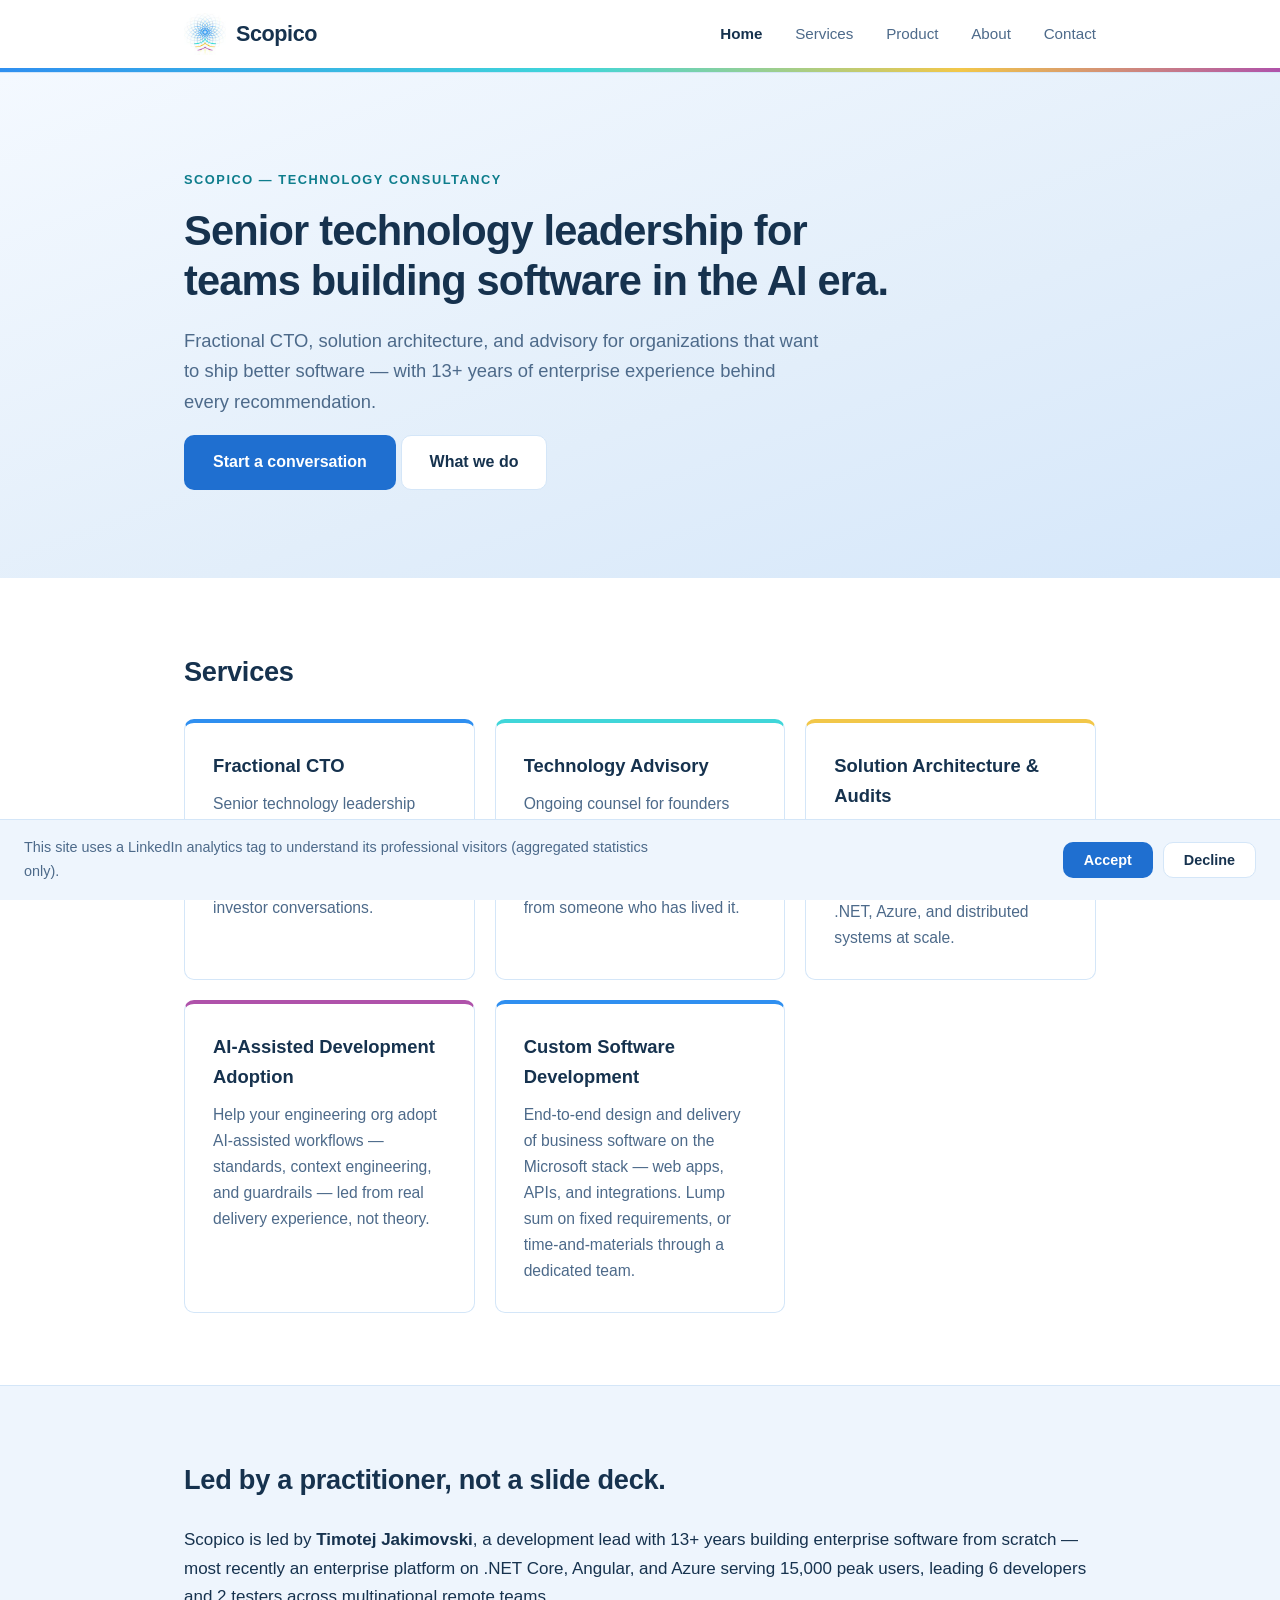
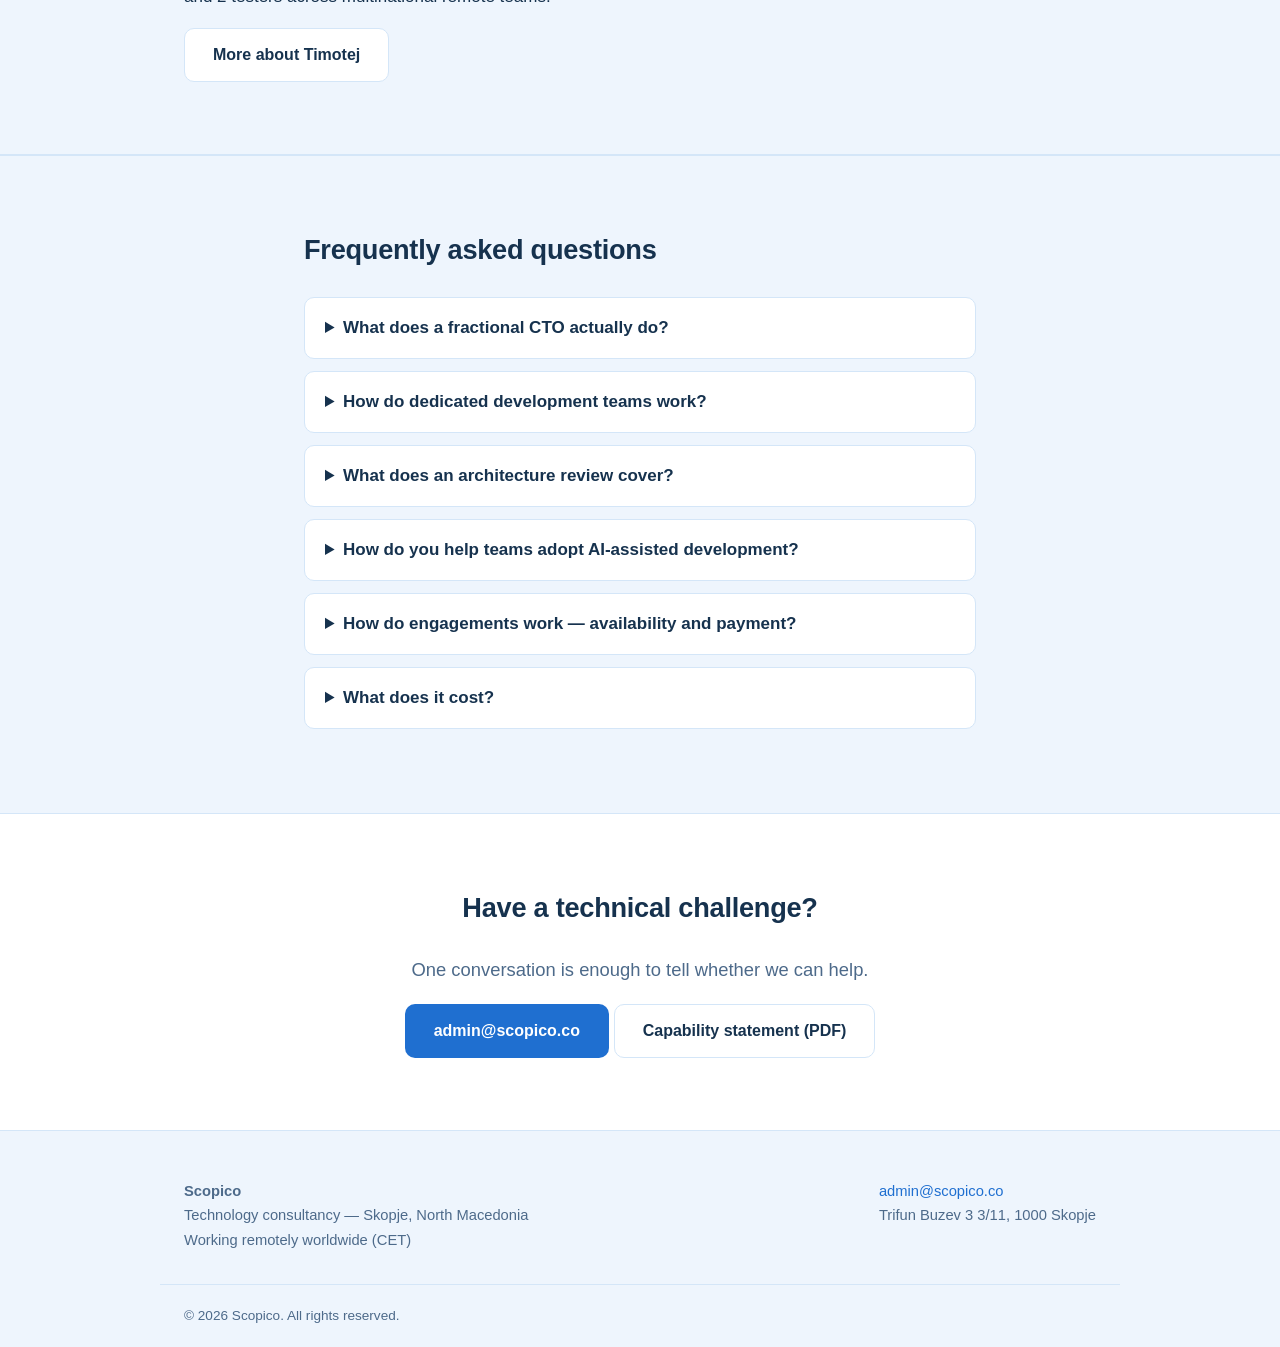
<file: index.html>
<!DOCTYPE html>
<html lang="en">
<head>
  <meta charset="UTF-8">
  <meta name="viewport" content="width=device-width, initial-scale=1.0">
  
  <title>Technology leadership for software teams — Scopico</title>
  <meta name="description" content="Senior technology leadership for software teams — fractional CTO, solution architecture, and AI-assisted development adoption, backed by 13+ years of enterprise experience.">
  <link rel="canonical" href="https://scopico.co/">
  <meta property="og:type" content="website">
  <meta property="og:site_name" content="Scopico">
  <meta property="og:title" content="Technology leadership for software teams — Scopico">
  <meta property="og:description" content="Senior technology leadership for software teams — fractional CTO, solution architecture, and AI-assisted development adoption, backed by 13+ years of enterprise experience.">
  <meta property="og:url" content="https://scopico.co/">
  <meta property="og:image" content="https://scopico.co/images/og-image.png">
  <meta property="og:image:width" content="1200">
  <meta property="og:image:height" content="630">
  <meta property="og:image:alt" content="Scopico — Technology leadership for software teams">
  <meta name="twitter:image" content="https://scopico.co/images/og-image.png">
  <meta name="twitter:card" content="summary_large_image">
  <meta name="twitter:title" content="Technology leadership for software teams — Scopico">
  <meta name="twitter:description" content="Senior technology leadership for software teams — fractional CTO, solution architecture, and AI-assisted development adoption, backed by 13+ years of enterprise experience.">
  <script type="application/ld+json">
  {
    "@context": "https://schema.org",
    "@type": "ProfessionalService",
    "name": "Scopico",
    "description": "Technology consultancy: fractional CTO, solution architecture, AI-assisted development adoption, development management, dedicated development teams, and custom software development.",
    "url": "https://scopico.co/",
    "logo": "https://scopico.co/favicon-192.png",
    "email": "admin@scopico.co",
    "founder": {
      "@type": "Person",
      "name": "Timotej Jakimovski",
      "jobTitle": "Founder",
      "url": "https://www.linkedin.com/in/timmys00"
    },
    "address": {
      "@type": "PostalAddress",
      "streetAddress": "Trifun Buzev 3 3/11",
      "addressLocality": "Skopje",
      "postalCode": "1000",
      "addressCountry": "MK"
    },
    "areaServed": ["United States", "United Kingdom", "European Union"],
    "priceRange": "$$"
  }
  </script>
  <link rel="icon" type="image/png" sizes="192x192" href="/favicon-192.png">
  <link rel="apple-touch-icon" href="/apple-touch-icon.png">
  <link rel="icon" href="/favicon.ico">
  <link rel="ai-catalog" href="/.well-known/ai-catalog.json">
  <link rel="stylesheet" href="/css/style.css">
</head>
<body>
  <header class="site-header">
    <div class="container header-inner">
      <a class="brand" href="/"><img class="brand-logo" src="[data-uri]" alt="Scopico logo">Scopico</a>
      <nav class="main-nav">
        <a href="/" class="active">Home</a>
        <a href="/services/" >Services</a>
        <a href="/product/" >Product</a>
        <a href="/about/" >About</a>
        <a href="/contact/" >Contact</a>
      </nav>
    </div>
  </header>

  <main>
    
<section class="hero">
  <div class="container">
    <p class="kicker">Scopico — technology consultancy</p>
    <h1>Senior technology leadership for teams building software in the AI era.</h1>
    <p class="lede">Fractional CTO, solution architecture, and advisory for organizations that want to ship better software — with 13+ years of enterprise experience behind every recommendation.</p>
    <div class="cta-row">
      <a class="btn btn-primary" href="/contact/">Start a conversation</a>
      <a class="btn btn-ghost" href="/services/">What we do</a>
    </div>
  </div>
</section>

<section class="section">
  <div class="container">
    <h2>Services</h2>
    <div class="cards">
      <div class="card">
        <h3>Fractional CTO</h3>
        <p>Senior technology leadership without the full-time hire — strategy, roadmaps, build-vs-buy calls, and technical credibility for investor conversations.</p>
      </div>
      <div class="card">
        <h3>Technology Advisory</h3>
        <p>Ongoing counsel for founders and executives: architecture decisions, scaling calls, team structure, and delivery risk — from someone who has lived it.</p>
      </div>
      <div class="card">
        <h3>Solution Architecture &amp; Audits</h3>
        <p>Architecture reviews, codebase audits, and rescue for troubled projects. Deep background in .NET, Azure, and distributed systems at scale.</p>
      </div>
      <div class="card">
        <h3>AI-Assisted Development Adoption</h3>
        <p>Help your engineering org adopt AI-assisted workflows — standards, context engineering, and guardrails — led from real delivery experience, not theory.</p>
      </div>
      <div class="card">
        <h3>Custom Software Development</h3>
        <p>End-to-end design and delivery of business software on the Microsoft stack — web apps, APIs, and integrations. Lump sum on fixed requirements, or time-and-materials through a dedicated team.</p>
      </div>
    </div>
  </div>
</section>

<section class="section section-alt">
  <div class="container split">
    <div>
      <h2>Led by a practitioner, not a slide deck.</h2>
      <p>Scopico is led by <strong>Timotej Jakimovski</strong>, a development lead with 13+ years building enterprise software from scratch — most recently an enterprise platform on .NET Core, Angular, and Azure serving 15,000 peak users, leading 6 developers and 2 testers across multinational remote teams.</p>
      <a class="btn btn-ghost" href="/about/">More about Timotej</a>
    </div>
  </div>
</section>

<section class="section section-alt">
  <div class="container prose">
    <h2>Frequently asked questions</h2>
    <details class="faq">
      <summary>What does a fractional CTO actually do?</summary>
      <p>A fractional CTO gives you senior technology leadership without the full-time hire: technology strategy, roadmaps, build-vs-buy decisions, architecture oversight, and technical credibility — for a fraction of the cost, on the hours you actually need.</p>
    </details>
    <details class="faq">
      <summary>How do dedicated development teams work?</summary>
      <p>You describe the outcome you need; Scopico assembles developers from a vetted network and leads them directly — planning, code review, and delivery included. You get a managed team with senior leadership built in, without the hiring risk.</p>
    </details>
    <details class="faq">
      <summary>What does an architecture review cover?</summary>
      <p>A structured audit of your system's architecture, codebase health, scalability, security posture, and delivery practices — ending with a prioritized findings report and a remediation roadmap, not a vague opinion.</p>
    </details>
    <details class="faq">
      <summary>How do you help teams adopt AI-assisted development?</summary>
      <p>By introducing AI coding tools the way they actually stick: workflow standards, context engineering, code-review guardrails, and team training — led from real delivery experience, so velocity goes up without quality going down.</p>
    </details>
    <details class="faq">
      <summary>How do engagements work — availability and payment?</summary>
      <p>Advisory availability is Monday–Friday 17:30–20:00 CET, plus Saturdays by arrangement; full-time offshore engagements are considered separately. Retainers are billed monthly in advance; fixed-scope work starts with a deposit. Every engagement begins with a paid pilot before any retainer.</p>
    </details>
    <details class="faq">
      <summary>What does it cost?</summary>
      <p>Advisory starts at $120/hour (US) or €110/hour (EU/UK), with day rates, fixed-price architecture reviews from $3,500, and monthly retainers from $2,000. Dedicated teams and full-time engagements are scoped individually — <a href="/contact/">ask for a tailored offer</a>.</p>
    </details>
  </div>
</section>
<script type="application/ld+json">
{
  "@context": "https://schema.org",
  "@type": "FAQPage",
  "mainEntity": [
    {"@type": "Question", "name": "What does a fractional CTO actually do?", "acceptedAnswer": {"@type": "Answer", "text": "A fractional CTO gives you senior technology leadership without the full-time hire: technology strategy, roadmaps, build-vs-buy decisions, architecture oversight, and technical credibility — for a fraction of the cost, on the hours you actually need."}},
    {"@type": "Question", "name": "How do dedicated development teams work?", "acceptedAnswer": {"@type": "Answer", "text": "You describe the outcome you need; Scopico assembles developers from a vetted network and leads them directly — planning, code review, and delivery included. You get a managed team with senior leadership built in, without the hiring risk."}},
    {"@type": "Question", "name": "What does an architecture review cover?", "acceptedAnswer": {"@type": "Answer", "text": "A structured audit of your system's architecture, codebase health, scalability, security posture, and delivery practices — ending with a prioritized findings report and a remediation roadmap."}},
    {"@type": "Question", "name": "How do you help teams adopt AI-assisted development?", "acceptedAnswer": {"@type": "Answer", "text": "By introducing AI coding tools the way they actually stick: workflow standards, context engineering, code-review guardrails, and team training — led from real delivery experience, so velocity goes up without quality going down."}},
    {"@type": "Question", "name": "How do engagements work — availability and payment?", "acceptedAnswer": {"@type": "Answer", "text": "Advisory availability is Monday–Friday 17:30–20:00 CET, plus Saturdays by arrangement; full-time offshore engagements are considered separately. Retainers are billed monthly in advance; fixed-scope work starts with a deposit. Every engagement begins with a paid pilot before any retainer."}},
    {"@type": "Question", "name": "What does it cost?", "acceptedAnswer": {"@type": "Answer", "text": "Advisory starts at $120/hour (US) or €110/hour (EU/UK), with day rates, fixed-price architecture reviews from $3,500, and monthly retainers from $2,000. Dedicated teams and full-time engagements are scoped individually."}}
  ]
}
</script>

<section class="section">
  <div class="container center">
    <h2>Have a technical challenge?</h2>
    <p class="lede">One conversation is enough to tell whether we can help.</p>
    <div class="cta-row" style="justify-content: center;">
      <a class="btn btn-primary" href="mailto:admin@scopico.co">admin@scopico.co</a>
      <a class="btn btn-ghost" href="/downloads/scopico-capability-statement.pdf" download>Capability statement (PDF)</a>
    </div>
  </div>
</section>

  </main>

  <footer class="site-footer">
    <div class="container footer-inner">
      <div>
        <strong>Scopico</strong><br>
        Technology consultancy — Skopje, North Macedonia<br>
        Working remotely worldwide (CET)
      </div>
      <div class="footer-contact">
        <a href="mailto:admin@scopico.co">admin@scopico.co</a><br>
        Trifun Buzev 3 3/11, 1000 Skopje
      </div>
    </div>
    <div class="container footer-base">© 2026 Scopico. All rights reserved.</div>
  </footer>

  <div id="cookie-banner" class="cookie-banner" hidden>
    <p>This site uses a LinkedIn analytics tag to understand its professional visitors (aggregated statistics only).</p>
    <div class="cookie-actions">
      <button id="cookie-accept" class="btn btn-primary" type="button">Accept</button>
      <button id="cookie-decline" class="btn btn-ghost" type="button">Decline</button>
    </div>
  </div>
  <script>
  (function() {
    var KEY = 'scopico-consent';
    function loadLinkedInTag() {
      if (window._linkedin_data_partner_ids) return;
      var pid = '10225124';
      window._linkedin_partner_id = pid;
      window._linkedin_data_partner_ids = window._linkedin_data_partner_ids || [];
      window._linkedin_data_partner_ids.push(pid);
      var s = document.getElementsByTagName('script')[0];
      var b = document.createElement('script');
      b.type = 'text/javascript'; b.async = true;
      b.src = 'https://snap.licdn.com/li.lms-analytics/insight.min.js';
      s.parentNode.insertBefore(b, s);
    }
    try {
      var c = localStorage.getItem(KEY);
      if (c === 'granted') { loadLinkedInTag(); return; }
      if (c === 'denied') return;
    } catch (e) { return; }
    var banner = document.getElementById('cookie-banner');
    banner.hidden = false;
    document.getElementById('cookie-accept').addEventListener('click', function() {
      try { localStorage.setItem(KEY, 'granted'); } catch (e) {}
      banner.hidden = true; loadLinkedInTag();
    });
    document.getElementById('cookie-decline').addEventListener('click', function() {
      try { localStorage.setItem(KEY, 'denied'); } catch (e) {}
      banner.hidden = true;
    });
  })();
  </script>
  <script src="/assets/webmcp.js" defer></script>
</body>
</html>
</file>
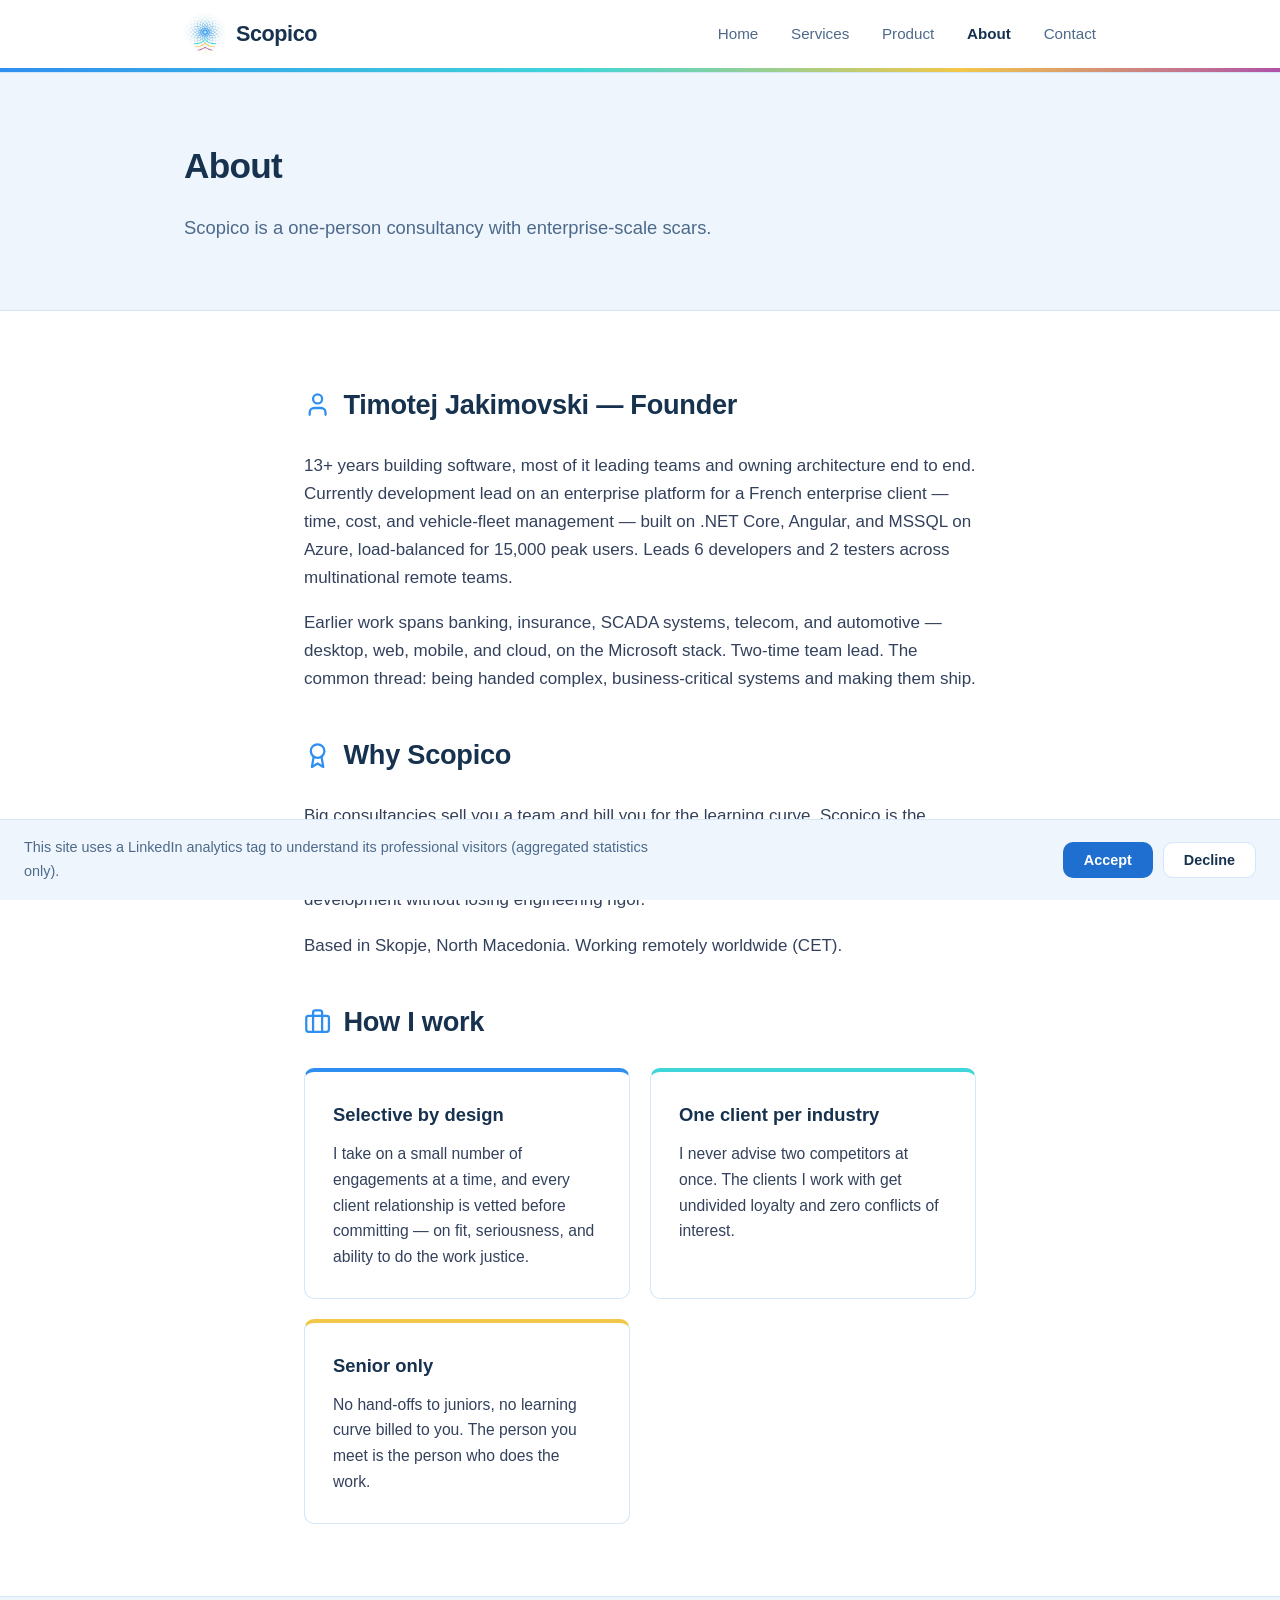
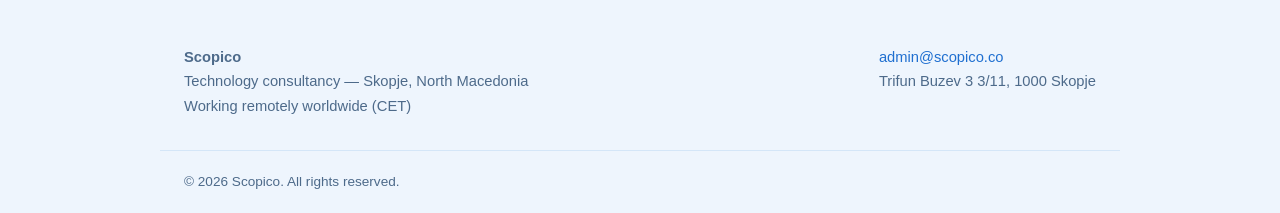
<file: about/index.html>
<!DOCTYPE html>
<html lang="en">
<head>
  <meta charset="UTF-8">
  <meta name="viewport" content="width=device-width, initial-scale=1.0">
  
  <title>About — Scopico</title>
  <meta name="description" content="Scopico is a one-person technology consultancy founded by Timotej Jakimovski — 13+ years leading enterprise software teams, now advising organizations worldwide.">
  <link rel="canonical" href="https://scopico.co/about/">
  <meta property="og:type" content="website">
  <meta property="og:site_name" content="Scopico">
  <meta property="og:title" content="About — Scopico">
  <meta property="og:description" content="Scopico is a one-person technology consultancy founded by Timotej Jakimovski — 13+ years leading enterprise software teams, now advising organizations worldwide.">
  <meta property="og:url" content="https://scopico.co/about/">
  <meta property="og:image" content="https://scopico.co/images/og-image.png">
  <meta property="og:image:width" content="1200">
  <meta property="og:image:height" content="630">
  <meta property="og:image:alt" content="Scopico — Technology leadership for software teams">
  <meta name="twitter:image" content="https://scopico.co/images/og-image.png">
  <meta name="twitter:card" content="summary_large_image">
  <meta name="twitter:title" content="About — Scopico">
  <meta name="twitter:description" content="Scopico is a one-person technology consultancy founded by Timotej Jakimovski — 13+ years leading enterprise software teams, now advising organizations worldwide.">
  <script type="application/ld+json">
  {
    "@context": "https://schema.org",
    "@type": "ProfessionalService",
    "name": "Scopico",
    "description": "Technology consultancy: fractional CTO, solution architecture, AI-assisted development adoption, development management, dedicated development teams, and custom software development.",
    "url": "https://scopico.co/",
    "logo": "https://scopico.co/favicon-192.png",
    "email": "admin@scopico.co",
    "founder": {
      "@type": "Person",
      "name": "Timotej Jakimovski",
      "jobTitle": "Founder",
      "url": "https://www.linkedin.com/in/timmys00"
    },
    "address": {
      "@type": "PostalAddress",
      "streetAddress": "Trifun Buzev 3 3/11",
      "addressLocality": "Skopje",
      "postalCode": "1000",
      "addressCountry": "MK"
    },
    "areaServed": ["United States", "United Kingdom", "European Union"],
    "priceRange": "$$"
  }
  </script>
  <link rel="icon" type="image/png" sizes="192x192" href="/favicon-192.png">
  <link rel="apple-touch-icon" href="/apple-touch-icon.png">
  <link rel="icon" href="/favicon.ico">
  <link rel="ai-catalog" href="/.well-known/ai-catalog.json">
  <link rel="stylesheet" href="/css/style.css">
</head>
<body>
  <header class="site-header">
    <div class="container header-inner">
      <a class="brand" href="/"><img class="brand-logo" src="[data-uri]" alt="Scopico logo">Scopico</a>
      <nav class="main-nav">
        <a href="/" >Home</a>
        <a href="/services/" >Services</a>
        <a href="/product/" >Product</a>
        <a href="/about/" class="active">About</a>
        <a href="/contact/" >Contact</a>
      </nav>
    </div>
  </header>

  <main>
    
<section class="page-hero">
  <div class="container">
    <h1>About</h1>
    <p class="lede">Scopico is a one-person consultancy with enterprise-scale scars.</p>
  </div>
</section>

<section class="section">
  <div class="container prose">
    <h2><span class="h2-icon" aria-hidden="true"><svg width="26" height="26" viewBox="0 0 24 24" fill="none" stroke="currentColor" stroke-width="2" stroke-linecap="round" stroke-linejoin="round"><path d="M19 21v-2a4 4 0 0 0-4-4H9a4 4 0 0 0-4 4v2"/><circle cx="12" cy="7" r="4"/></svg></span>Timotej Jakimovski — Founder</h2>
    <p>13+ years building software, most of it leading teams and owning architecture end to end. Currently development lead on an enterprise platform for a French enterprise client — time, cost, and vehicle-fleet management — built on .NET Core, Angular, and MSSQL on Azure, load-balanced for 15,000 peak users. Leads 6 developers and 2 testers across multinational remote teams.</p>
    <p>Earlier work spans banking, insurance, SCADA systems, telecom, and automotive — desktop, web, mobile, and cloud, on the Microsoft stack. Two-time team lead. The common thread: being handed complex, business-critical systems and making them ship.</p>

    <h2><span class="h2-icon" aria-hidden="true"><svg width="26" height="26" viewBox="0 0 24 24" fill="none" stroke="currentColor" stroke-width="2" stroke-linecap="round" stroke-linejoin="round"><circle cx="12" cy="8" r="6"/><path d="M15.477 12.89 17 22l-5-3-5 3 1.523-9.11"/></svg></span>Why Scopico</h2>
    <p>Big consultancies sell you a team and bill you for the learning curve. Scopico is the opposite: you work directly with the person who has built the systems, led the teams, and made the hard calls — and who now helps other organizations adopt AI-assisted development without losing engineering rigor.</p>
    <p>Based in Skopje, North Macedonia. Working remotely worldwide (CET).</p>

    <h2><span class="h2-icon" aria-hidden="true"><svg width="26" height="26" viewBox="0 0 24 24" fill="none" stroke="currentColor" stroke-width="2" stroke-linecap="round" stroke-linejoin="round"><path d="M16 20V4a2 2 0 0 0-2-2h-4a2 2 0 0 0-2 2v16"/><rect x="2" y="7" width="20" height="14" rx="2"/></svg></span>How I work</h2>
        <div class="cards">
      <div class="card">
        <h3>Selective by design</h3>
        <p>I take on a small number of engagements at a time, and every client relationship is vetted before committing — on fit, seriousness, and ability to do the work justice.</p>
      </div>
          <div class="card">
        <h3>One client per industry</h3>
        <p>I never advise two competitors at once. The clients I work with get undivided loyalty and zero conflicts of interest.</p>
      </div>
          <div class="card">
        <h3>Senior only</h3>
        <p>No hand-offs to juniors, no learning curve billed to you. The person you meet is the person who does the work.</p>
      </div>
    </div>
  </div>
</section>

  </main>

  <footer class="site-footer">
    <div class="container footer-inner">
      <div>
        <strong>Scopico</strong><br>
        Technology consultancy — Skopje, North Macedonia<br>
        Working remotely worldwide (CET)
      </div>
      <div class="footer-contact">
        <a href="mailto:admin@scopico.co">admin@scopico.co</a><br>
        Trifun Buzev 3 3/11, 1000 Skopje
      </div>
    </div>
    <div class="container footer-base">© 2026 Scopico. All rights reserved.</div>
  </footer>

  <div id="cookie-banner" class="cookie-banner" hidden>
    <p>This site uses a LinkedIn analytics tag to understand its professional visitors (aggregated statistics only).</p>
    <div class="cookie-actions">
      <button id="cookie-accept" class="btn btn-primary" type="button">Accept</button>
      <button id="cookie-decline" class="btn btn-ghost" type="button">Decline</button>
    </div>
  </div>
  <script>
  (function() {
    var KEY = 'scopico-consent';
    function loadLinkedInTag() {
      if (window._linkedin_data_partner_ids) return;
      var pid = '10225124';
      window._linkedin_partner_id = pid;
      window._linkedin_data_partner_ids = window._linkedin_data_partner_ids || [];
      window._linkedin_data_partner_ids.push(pid);
      var s = document.getElementsByTagName('script')[0];
      var b = document.createElement('script');
      b.type = 'text/javascript'; b.async = true;
      b.src = 'https://snap.licdn.com/li.lms-analytics/insight.min.js';
      s.parentNode.insertBefore(b, s);
    }
    try {
      var c = localStorage.getItem(KEY);
      if (c === 'granted') { loadLinkedInTag(); return; }
      if (c === 'denied') return;
    } catch (e) { return; }
    var banner = document.getElementById('cookie-banner');
    banner.hidden = false;
    document.getElementById('cookie-accept').addEventListener('click', function() {
      try { localStorage.setItem(KEY, 'granted'); } catch (e) {}
      banner.hidden = true; loadLinkedInTag();
    });
    document.getElementById('cookie-decline').addEventListener('click', function() {
      try { localStorage.setItem(KEY, 'denied'); } catch (e) {}
      banner.hidden = true;
    });
  })();
  </script>
  <script src="/assets/webmcp.js" defer></script>
</body>
</html>
</file>
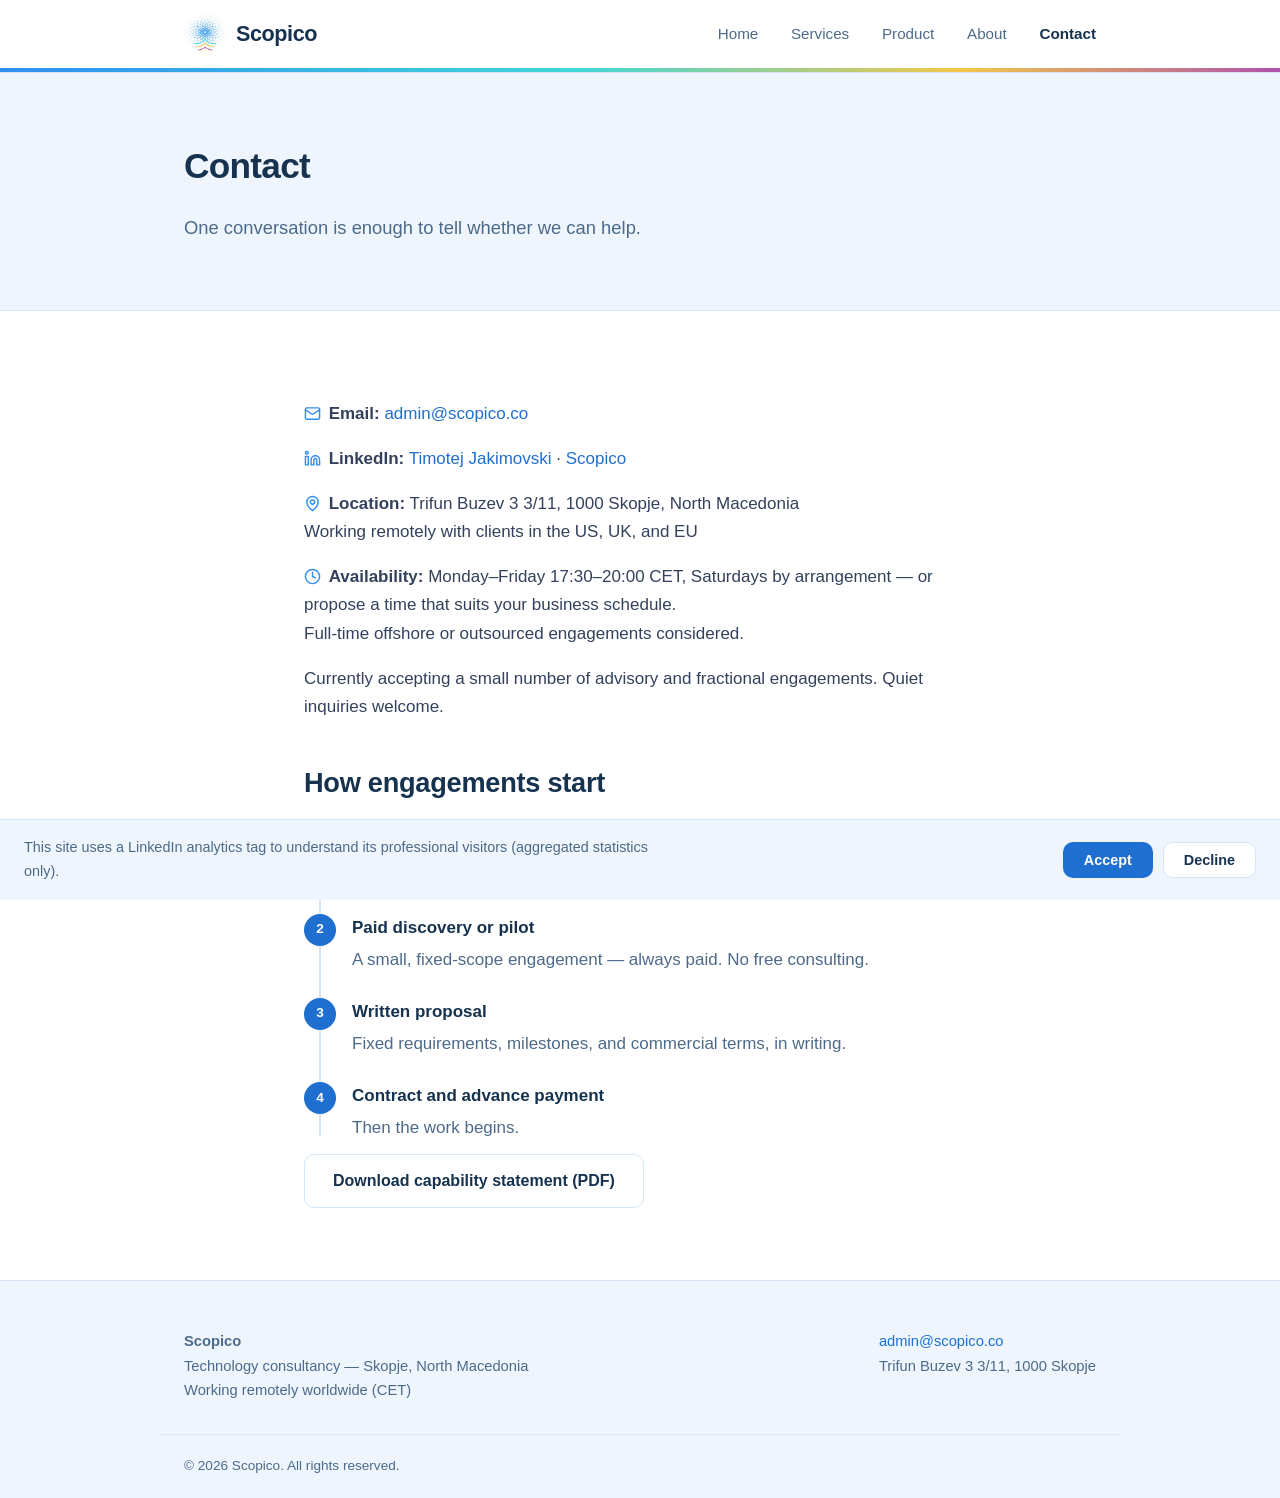
<file: contact/index.html>
<!DOCTYPE html>
<html lang="en">
<head>
  <meta charset="UTF-8">
  <meta name="viewport" content="width=device-width, initial-scale=1.0">
  
  <title>Contact — Scopico</title>
  <meta name="description" content="Start a conversation with Scopico — fractional CTO and technology advisory for US, UK, and EU clients. Available Mon–Fri 17:30–20:00 CET.">
  <link rel="canonical" href="https://scopico.co/contact/">
  <meta property="og:type" content="website">
  <meta property="og:site_name" content="Scopico">
  <meta property="og:title" content="Contact — Scopico">
  <meta property="og:description" content="Start a conversation with Scopico — fractional CTO and technology advisory for US, UK, and EU clients. Available Mon–Fri 17:30–20:00 CET.">
  <meta property="og:url" content="https://scopico.co/contact/">
  <meta property="og:image" content="https://scopico.co/images/og-image.png">
  <meta property="og:image:width" content="1200">
  <meta property="og:image:height" content="630">
  <meta property="og:image:alt" content="Scopico — Technology leadership for software teams">
  <meta name="twitter:image" content="https://scopico.co/images/og-image.png">
  <meta name="twitter:card" content="summary_large_image">
  <meta name="twitter:title" content="Contact — Scopico">
  <meta name="twitter:description" content="Start a conversation with Scopico — fractional CTO and technology advisory for US, UK, and EU clients. Available Mon–Fri 17:30–20:00 CET.">
  <script type="application/ld+json">
  {
    "@context": "https://schema.org",
    "@type": "ProfessionalService",
    "name": "Scopico",
    "description": "Technology consultancy: fractional CTO, solution architecture, AI-assisted development adoption, development management, dedicated development teams, and custom software development.",
    "url": "https://scopico.co/",
    "logo": "https://scopico.co/favicon-192.png",
    "email": "admin@scopico.co",
    "founder": {
      "@type": "Person",
      "name": "Timotej Jakimovski",
      "jobTitle": "Founder",
      "url": "https://www.linkedin.com/in/timmys00"
    },
    "address": {
      "@type": "PostalAddress",
      "streetAddress": "Trifun Buzev 3 3/11",
      "addressLocality": "Skopje",
      "postalCode": "1000",
      "addressCountry": "MK"
    },
    "areaServed": ["United States", "United Kingdom", "European Union"],
    "priceRange": "$$"
  }
  </script>
  <link rel="icon" type="image/png" sizes="192x192" href="/favicon-192.png">
  <link rel="apple-touch-icon" href="/apple-touch-icon.png">
  <link rel="icon" href="/favicon.ico">
  <link rel="ai-catalog" href="/.well-known/ai-catalog.json">
  <link rel="stylesheet" href="/css/style.css">
</head>
<body>
  <header class="site-header">
    <div class="container header-inner">
      <a class="brand" href="/"><img class="brand-logo" src="[data-uri]" alt="Scopico logo">Scopico</a>
      <nav class="main-nav">
        <a href="/" >Home</a>
        <a href="/services/" >Services</a>
        <a href="/product/" >Product</a>
        <a href="/about/" >About</a>
        <a href="/contact/" class="active">Contact</a>
      </nav>
    </div>
  </header>

  <main>
    
<section class="page-hero">
  <div class="container">
    <h1>Contact</h1>
    <p class="lede">One conversation is enough to tell whether we can help.</p>
  </div>
</section>

<section class="section">
  <div class="container prose">
    <p class="contact-row"><span class="h2-icon" aria-hidden="true"><svg width="26" height="26" viewBox="0 0 24 24" fill="none" stroke="currentColor" stroke-width="2" stroke-linecap="round" stroke-linejoin="round"><rect x="2" y="4" width="20" height="16" rx="2"/><path d="m22 7-8.97 5.7a1.94 1.94 0 0 1-2.06 0L2 7"/></svg></span><strong>Email:</strong> <a href="mailto:admin@scopico.co">admin@scopico.co</a></p>
    <p class="contact-row"><span class="h2-icon" aria-hidden="true"><svg width="26" height="26" viewBox="0 0 24 24" fill="none" stroke="currentColor" stroke-width="2" stroke-linecap="round" stroke-linejoin="round"><path d="M16 8a6 6 0 0 1 6 6v7h-4v-7a2 2 0 0 0-2-2 2 2 0 0 0-2 2v7h-4v-7a6 6 0 0 1 6-6z"/><rect x="2" y="9" width="4" height="12"/><circle cx="4" cy="4" r="2"/></svg></span><strong>LinkedIn:</strong> <a href="https://www.linkedin.com/in/timmys00/">Timotej Jakimovski</a> · <a href="https://linkedin.com/company/scopico">Scopico</a></p>
    <p class="contact-row"><span class="h2-icon" aria-hidden="true"><svg width="26" height="26" viewBox="0 0 24 24" fill="none" stroke="currentColor" stroke-width="2" stroke-linecap="round" stroke-linejoin="round"><path d="M20 10c0 6-8 12-8 12s-8-6-8-12a8 8 0 0 1 16 0Z"/><circle cx="12" cy="10" r="3"/></svg></span><strong>Location:</strong> Trifun Buzev 3 3/11, 1000 Skopje, North Macedonia<br>
    Working remotely with clients in the US, UK, and EU</p>
    <p class="contact-row"><span class="h2-icon" aria-hidden="true"><svg width="26" height="26" viewBox="0 0 24 24" fill="none" stroke="currentColor" stroke-width="2" stroke-linecap="round" stroke-linejoin="round"><circle cx="12" cy="12" r="10"/><polyline points="12 6 12 12 16 14"/></svg></span><strong>Availability:</strong> Monday–Friday 17:30–20:00 CET, Saturdays by arrangement — or propose a time that suits your business schedule.<br>
    Full-time offshore or outsourced engagements considered.</p>
    <p>Currently accepting a small number of advisory and fractional engagements. Quiet inquiries welcome.</p>
    <h2>How engagements start</h2>
    <ol class="timeline">
      <li>
        <strong>Intro call</strong>
        <p>A short conversation about your situation and whether there's a fit.</p>
      </li>
      <li>
        <strong>Paid discovery or pilot</strong>
        <p>A small, fixed-scope engagement — always paid. No free consulting.</p>
      </li>
      <li>
        <strong>Written proposal</strong>
        <p>Fixed requirements, milestones, and commercial terms, in writing.</p>
      </li>
      <li>
        <strong>Contract and advance payment</strong>
        <p>Then the work begins.</p>
      </li>
    </ol>
    <div class="cta-row">
      <a class="btn btn-ghost" href="/downloads/scopico-capability-statement.pdf" download>Download capability statement (PDF)</a>
    </div>
  </div>
</section>

  </main>

  <footer class="site-footer">
    <div class="container footer-inner">
      <div>
        <strong>Scopico</strong><br>
        Technology consultancy — Skopje, North Macedonia<br>
        Working remotely worldwide (CET)
      </div>
      <div class="footer-contact">
        <a href="mailto:admin@scopico.co">admin@scopico.co</a><br>
        Trifun Buzev 3 3/11, 1000 Skopje
      </div>
    </div>
    <div class="container footer-base">© 2026 Scopico. All rights reserved.</div>
  </footer>

  <div id="cookie-banner" class="cookie-banner" hidden>
    <p>This site uses a LinkedIn analytics tag to understand its professional visitors (aggregated statistics only).</p>
    <div class="cookie-actions">
      <button id="cookie-accept" class="btn btn-primary" type="button">Accept</button>
      <button id="cookie-decline" class="btn btn-ghost" type="button">Decline</button>
    </div>
  </div>
  <script>
  (function() {
    var KEY = 'scopico-consent';
    function loadLinkedInTag() {
      if (window._linkedin_data_partner_ids) return;
      var pid = '10225124';
      window._linkedin_partner_id = pid;
      window._linkedin_data_partner_ids = window._linkedin_data_partner_ids || [];
      window._linkedin_data_partner_ids.push(pid);
      var s = document.getElementsByTagName('script')[0];
      var b = document.createElement('script');
      b.type = 'text/javascript'; b.async = true;
      b.src = 'https://snap.licdn.com/li.lms-analytics/insight.min.js';
      s.parentNode.insertBefore(b, s);
    }
    try {
      var c = localStorage.getItem(KEY);
      if (c === 'granted') { loadLinkedInTag(); return; }
      if (c === 'denied') return;
    } catch (e) { return; }
    var banner = document.getElementById('cookie-banner');
    banner.hidden = false;
    document.getElementById('cookie-accept').addEventListener('click', function() {
      try { localStorage.setItem(KEY, 'granted'); } catch (e) {}
      banner.hidden = true; loadLinkedInTag();
    });
    document.getElementById('cookie-decline').addEventListener('click', function() {
      try { localStorage.setItem(KEY, 'denied'); } catch (e) {}
      banner.hidden = true;
    });
  })();
  </script>
  <script src="/assets/webmcp.js" defer></script>
</body>
</html>
</file>
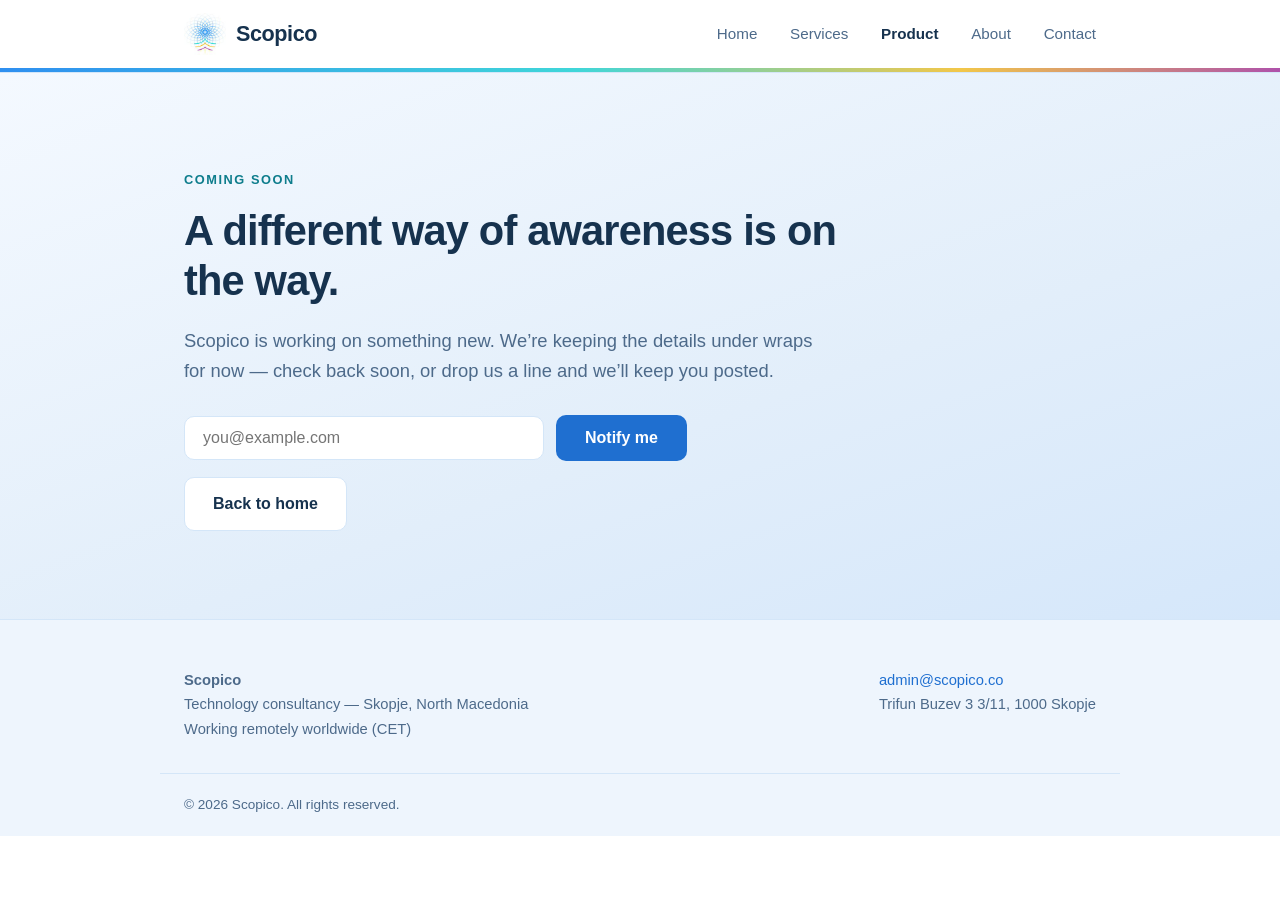
<file: product/index.html>
<!DOCTYPE html>
<html lang="en">
<head>
  <meta charset="UTF-8">
  <meta name="viewport" content="width=device-width, initial-scale=1.0">
  
  <title>A different way of awareness is on the way — Scopico</title>
  <meta name="description" content="Something new from Scopico is in the works. Check back soon — or get in touch to be the first to know.">
  <link rel="canonical" href="https://scopico.co/product/">
  <meta property="og:type" content="website">
  <meta property="og:site_name" content="Scopico">
  <meta property="og:title" content="A different way of awareness is on the way — Scopico">
  <meta property="og:description" content="Something new from Scopico is in the works. Check back soon — or get in touch to be the first to know.">
  <meta property="og:url" content="https://scopico.co/product/">
  <meta property="og:image" content="https://scopico.co/images/og-image.png">
  <meta property="og:image:width" content="1200">
  <meta property="og:image:height" content="630">
  <meta property="og:image:alt" content="Scopico — Technology leadership for software teams">
  <meta name="twitter:image" content="https://scopico.co/images/og-image.png">
  <meta name="twitter:card" content="summary_large_image">
  <meta name="twitter:title" content="A different way of awareness is on the way — Scopico">
  <meta name="twitter:description" content="Something new from Scopico is in the works. Check back soon — or get in touch to be the first to know.">
  <script type="application/ld+json">
  {
    "@context": "https://schema.org",
    "@type": "ProfessionalService",
    "name": "Scopico",
    "description": "Technology consultancy: fractional CTO, solution architecture, AI-assisted development adoption, development management, dedicated development teams, and custom software development.",
    "url": "https://scopico.co/",
    "logo": "https://scopico.co/favicon-192.png",
    "email": "admin@scopico.co",
    "founder": {
      "@type": "Person",
      "name": "Timotej Jakimovski",
      "jobTitle": "Founder",
      "url": "https://www.linkedin.com/in/timmys00"
    },
    "address": {
      "@type": "PostalAddress",
      "streetAddress": "Trifun Buzev 3 3/11",
      "addressLocality": "Skopje",
      "postalCode": "1000",
      "addressCountry": "MK"
    },
    "areaServed": ["United States", "United Kingdom", "European Union"],
    "priceRange": "$$"
  }
  </script>
  <link rel="icon" type="image/png" sizes="192x192" href="/favicon-192.png">
  <link rel="apple-touch-icon" href="/apple-touch-icon.png">
  <link rel="icon" href="/favicon.ico">
  <link rel="ai-catalog" href="/.well-known/ai-catalog.json">
  <link rel="stylesheet" href="/css/style.css">

  <style>
    .notify-form { display: flex; gap: 12px; margin: 28px 0 4px; flex-wrap: wrap; align-items: center; }
    .notify-form input[type="email"] {
      padding: 12px 18px; font-size: 1rem; border: 1px solid var(--line);
      border-radius: var(--radius); min-width: 240px; flex: 1 1 240px; max-width: 360px;
      font-family: inherit; color: var(--ink); background: #fff;
    }
    .notify-form input[type="email"]:focus { outline: 2px solid var(--accent); border-color: var(--accent); }
    .notify-msg { margin: 10px 0 0; font-size: 0.95rem; }
    @media (max-width: 560px) { .notify-form .btn { width: 100%; } }
  </style>
</head>
<body>
  <header class="site-header">
    <div class="container header-inner">
      <a class="brand" href="/"><img class="brand-logo" src="[data-uri]" alt="Scopico logo">Scopico</a>
      <nav class="main-nav">
        <a href="/" >Home</a>
        <a href="/services/" >Services</a>
        <a href="/product/" class="active">Product</a>
        <a href="/about/" >About</a>
        <a href="/contact/" >Contact</a>
      </nav>
    </div>
  </header>

  <main>
    <section class="hero">
      <div class="container">
        <p class="kicker">Coming soon</p>
        <h1>A different way of awareness is on the way.</h1>
        <p class="lede">Scopico is working on something new. We&rsquo;re keeping the details under wraps for now &mdash; check back soon, or drop us a line and we&rsquo;ll keep you posted.</p>
        <form id="notify-form" class="notify-form" novalidate toolname="notify_me" tooldescription="Join the list to be notified when Scopico's upcoming product launches. Requires an email address.">
          <input type="email" id="notify-email" name="email" placeholder="you@example.com" required autocomplete="email" aria-label="Email address" toolparamdescription="The email address to notify when the product launches.">
          <button type="submit" class="btn btn-primary">Notify me</button>
        </form>
        <p id="notify-msg" class="notify-msg" role="status" hidden></p>
        <div class="cta-row" style="margin-top:16px;">
          <a class="btn btn-ghost" href="/">Back to home</a>
        </div>
  <script>
(function () {
  var form = document.getElementById('notify-form');
  var input = document.getElementById('notify-email');
  var msg = document.getElementById('notify-msg');
  var URL = 'https://script.google.com/macros/s/AKfycbzN2uLRhn09Lw9X3O2dcsgTDnW_neeuJD_2ZHvljjqKngwBfNWgKI5_4faO4LmN_aMBmQ/exec';
  function say(t) { msg.hidden = false; msg.textContent = t; }
  form.addEventListener('submit', function (e) {
    e.preventDefault();
    var email = input.value.trim();
    if (!/^[^\s@]+@[^\s@]+\.[^\s@]+$/.test(email)) { say('Please enter a valid email address.'); input.focus(); return; }
    say('Sending\u2026');
    fetch(URL, { method: 'POST', headers: { 'Content-Type': 'text/plain' }, body: JSON.stringify({ email: email }) })
      .then(function (r) { return r.text(); })
      .then(function (t) {
        var ok = false;
        try { ok = JSON.parse(t).ok === true; } catch (_) {}
        if (ok) { form.style.display = 'none'; say("You're on the list \u2014 we'll be in touch."); }
        else { say('Something went wrong \u2014 please try again, or email admin@scopico.co directly.'); }
      })
      .catch(function () { say('Something went wrong \u2014 please try again, or email admin@scopico.co directly.'); });
  });
})();
</script>
      </div>
    </section>
  </main>

  <footer class="site-footer">
    <div class="container footer-inner">
      <div>
        <strong>Scopico</strong><br>
        Technology consultancy — Skopje, North Macedonia<br>
        Working remotely worldwide (CET)
      </div>
      <div class="footer-contact">
        <a href="mailto:admin@scopico.co">admin@scopico.co</a><br>
        Trifun Buzev 3 3/11, 1000 Skopje
      </div>
    </div>
    <div class="container footer-base">© 2026 Scopico. All rights reserved.</div>
  </footer>
  <script src="/assets/webmcp.js" defer></script>
</body>
</html>
</file>
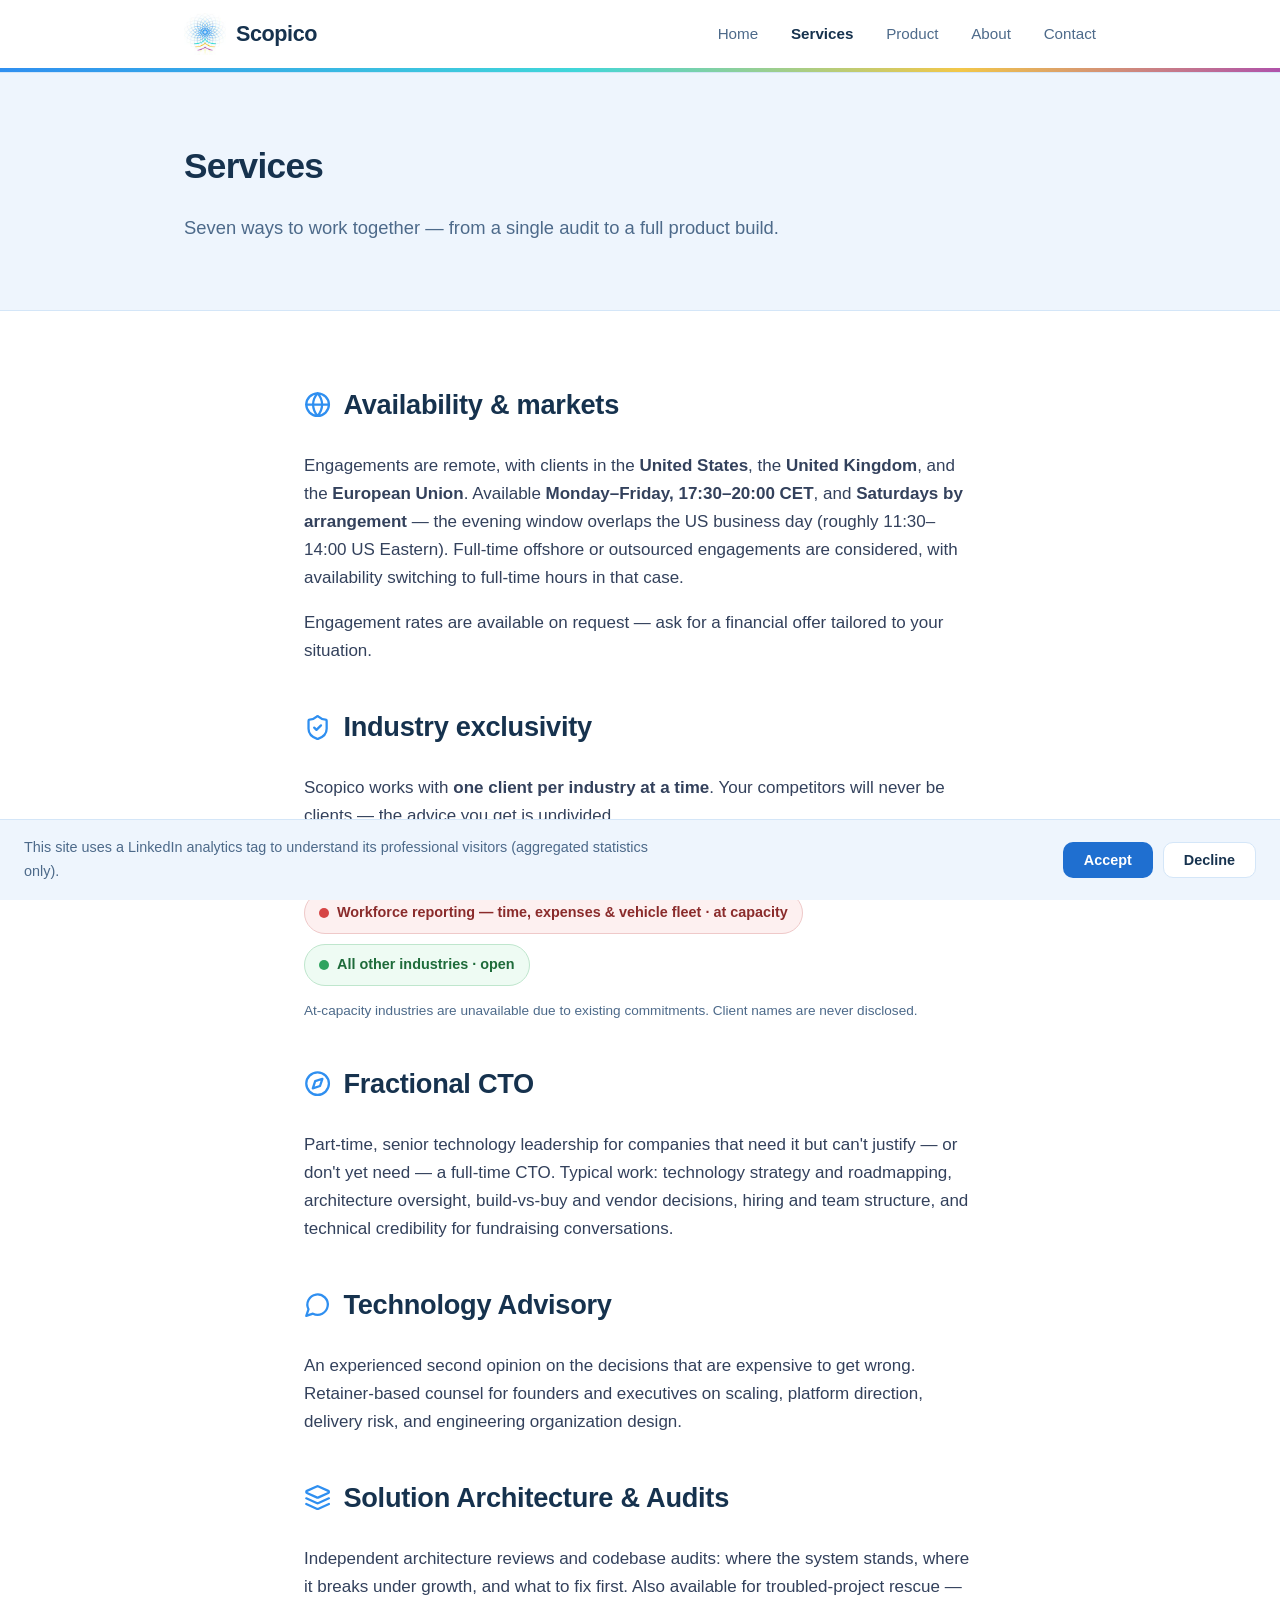
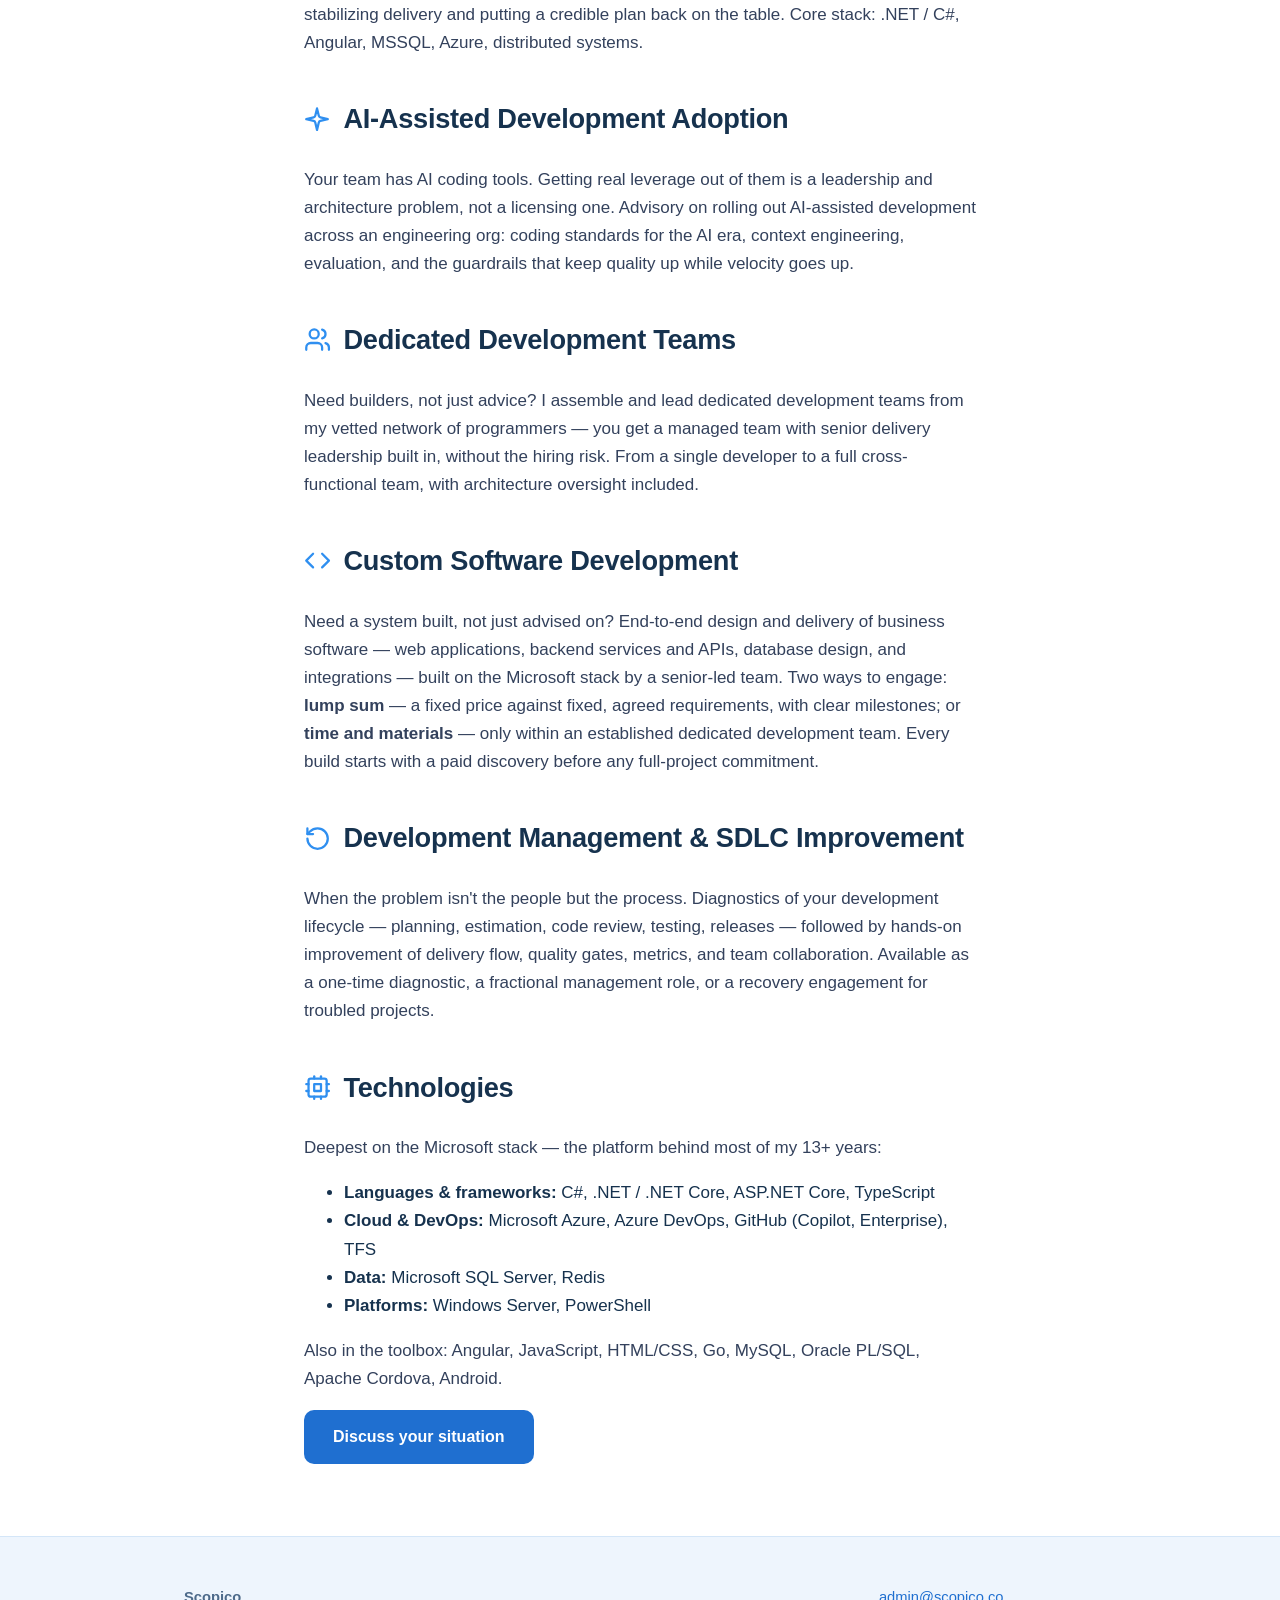
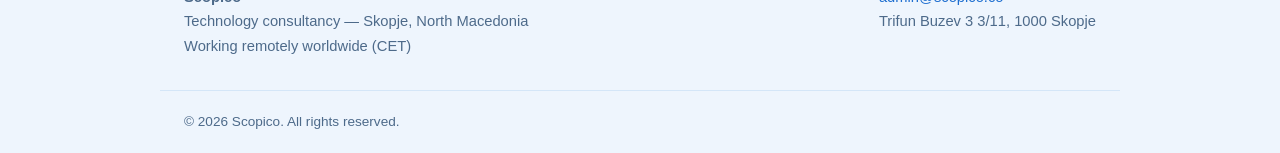
<file: services/index.html>
<!DOCTYPE html>
<html lang="en">
<head>
  <meta charset="UTF-8">
  <meta name="viewport" content="width=device-width, initial-scale=1.0">
  
  <title>Services — Scopico</title>
  <meta name="description" content="Fractional CTO, technology advisory, solution architecture audits, AI-assisted development adoption, development management, dedicated development teams, and custom software development for US, UK, and EU clients.">
  <link rel="canonical" href="https://scopico.co/services/">
  <meta property="og:type" content="website">
  <meta property="og:site_name" content="Scopico">
  <meta property="og:title" content="Services — Scopico">
  <meta property="og:description" content="Fractional CTO, technology advisory, solution architecture audits, AI-assisted development adoption, development management, dedicated development teams, and custom software development for US, UK, and EU clients.">
  <meta property="og:url" content="https://scopico.co/services/">
  <meta property="og:image" content="https://scopico.co/images/og-image.png">
  <meta property="og:image:width" content="1200">
  <meta property="og:image:height" content="630">
  <meta property="og:image:alt" content="Scopico — Technology leadership for software teams">
  <meta name="twitter:image" content="https://scopico.co/images/og-image.png">
  <meta name="twitter:card" content="summary_large_image">
  <meta name="twitter:title" content="Services — Scopico">
  <meta name="twitter:description" content="Fractional CTO, technology advisory, solution architecture audits, AI-assisted development adoption, development management, dedicated development teams, and custom software development for US, UK, and EU clients.">
  <script type="application/ld+json">
  {
    "@context": "https://schema.org",
    "@type": "ProfessionalService",
    "name": "Scopico",
    "description": "Technology consultancy: fractional CTO, solution architecture, AI-assisted development adoption, development management, dedicated development teams, and custom software development.",
    "url": "https://scopico.co/",
    "logo": "https://scopico.co/favicon-192.png",
    "email": "admin@scopico.co",
    "founder": {
      "@type": "Person",
      "name": "Timotej Jakimovski",
      "jobTitle": "Founder",
      "url": "https://www.linkedin.com/in/timmys00"
    },
    "address": {
      "@type": "PostalAddress",
      "streetAddress": "Trifun Buzev 3 3/11",
      "addressLocality": "Skopje",
      "postalCode": "1000",
      "addressCountry": "MK"
    },
    "areaServed": ["United States", "United Kingdom", "European Union"],
    "priceRange": "$$"
  }
  </script>
  <link rel="icon" type="image/png" sizes="192x192" href="/favicon-192.png">
  <link rel="apple-touch-icon" href="/apple-touch-icon.png">
  <link rel="icon" href="/favicon.ico">
  <link rel="ai-catalog" href="/.well-known/ai-catalog.json">
  <link rel="stylesheet" href="/css/style.css">
</head>
<body>
  <header class="site-header">
    <div class="container header-inner">
      <a class="brand" href="/"><img class="brand-logo" src="[data-uri]" alt="Scopico logo">Scopico</a>
      <nav class="main-nav">
        <a href="/" >Home</a>
        <a href="/services/" class="active">Services</a>
        <a href="/product/" >Product</a>
        <a href="/about/" >About</a>
        <a href="/contact/" >Contact</a>
      </nav>
    </div>
  </header>

  <main>
    
<section class="page-hero">
  <div class="container">
    <h1>Services</h1>
    <p class="lede">Seven ways to work together — from a single audit to a full product build.</p>
  </div>
</section>

<section class="section">
  <div class="container prose">
<h2><span class="h2-icon" aria-hidden="true"><svg width="26" height="26" viewBox="0 0 24 24" fill="none" stroke="currentColor" stroke-width="2" stroke-linecap="round" stroke-linejoin="round"><circle cx="12" cy="12" r="10"/><path d="M2 12h20"/><path d="M12 2a15.3 15.3 0 0 1 4 10 15.3 15.3 0 0 1-4 10 15.3 15.3 0 0 1-4-10 15.3 15.3 0 0 1 4-10z"/></svg></span>Availability &amp; markets</h2>
    <p>Engagements are remote, with clients in the <strong>United States</strong>, the <strong>United Kingdom</strong>, and the <strong>European Union</strong>. Available <strong>Monday–Friday, 17:30–20:00 CET</strong>, and <strong>Saturdays by arrangement</strong> — the evening window overlaps the US business day (roughly 11:30–14:00 US Eastern). Full-time offshore or outsourced engagements are considered, with availability switching to full-time hours in that case.</p>
    <p>Engagement rates are available on request — ask for a financial offer tailored to your situation.</p>

    <h2><span class="h2-icon" aria-hidden="true"><svg width="26" height="26" viewBox="0 0 24 24" fill="none" stroke="currentColor" stroke-width="2" stroke-linecap="round" stroke-linejoin="round"><path d="M20 13c0 5-3.5 7.5-7.66 8.95a1 1 0 0 1-.67-.01C7.5 20.5 4 18 4 13V6a1 1 0 0 1 1-1c2 0 4.5-1.2 6.24-2.72a1 1 0 0 1 1.52 0C14.51 3.81 17 5 19 5a1 1 0 0 1 1 1z"/><path d="m9 12 2 2 4-4"/></svg></span>Industry exclusivity</h2>
    <p>Scopico works with <strong>one client per industry at a time</strong>. Your competitors will never be clients — the advice you get is undivided.</p>
    <p><strong>Industry availability:</strong></p>
    <div class="chips">
      <span class="chip chip-full">Workforce reporting — time, expenses &amp; vehicle fleet · at capacity</span>
      <span class="chip chip-open">All other industries · open</span>
    </div>
    <p class="muted small">At-capacity industries are unavailable due to existing commitments. Client names are never disclosed.</p>

    
    <h2><span class="h2-icon" aria-hidden="true"><svg width="26" height="26" viewBox="0 0 24 24" fill="none" stroke="currentColor" stroke-width="2" stroke-linecap="round" stroke-linejoin="round"><circle cx="12" cy="12" r="10"/><polygon points="16.24 7.76 14.12 14.12 7.76 16.24 9.88 9.88 16.24 7.76"/></svg></span>Fractional CTO</h2>
    <p>Part-time, senior technology leadership for companies that need it but can't justify — or don't yet need — a full-time CTO. Typical work: technology strategy and roadmapping, architecture oversight, build-vs-buy and vendor decisions, hiring and team structure, and technical credibility for fundraising conversations.</p>

    <h2><span class="h2-icon" aria-hidden="true"><svg width="26" height="26" viewBox="0 0 24 24" fill="none" stroke="currentColor" stroke-width="2" stroke-linecap="round" stroke-linejoin="round"><path d="M7.9 20A9 9 0 1 0 4 16.1L2 22Z"/></svg></span>Technology Advisory</h2>
    <p>An experienced second opinion on the decisions that are expensive to get wrong. Retainer-based counsel for founders and executives on scaling, platform direction, delivery risk, and engineering organization design.</p>

    <h2><span class="h2-icon" aria-hidden="true"><svg width="26" height="26" viewBox="0 0 24 24" fill="none" stroke="currentColor" stroke-width="2" stroke-linecap="round" stroke-linejoin="round"><path d="m12.83 2.18a2 2 0 0 0-1.66 0L2.6 6.08a1 1 0 0 0 0 1.83l8.58 3.91a2 2 0 0 0 1.66 0l8.58-3.9a1 1 0 0 0 0-1.83Z"/><path d="m22 17.65-9.17 4.16a2 2 0 0 1-1.66 0L2 17.65"/><path d="m22 12.65-9.17 4.16a2 2 0 0 1-1.66 0L2 12.65"/></svg></span>Solution Architecture &amp; Audits</h2>
    <p>Independent architecture reviews and codebase audits: where the system stands, where it breaks under growth, and what to fix first. Also available for troubled-project rescue — stabilizing delivery and putting a credible plan back on the table. Core stack: .NET / C#, Angular, MSSQL, Azure, distributed systems.</p>

    <h2><span class="h2-icon" aria-hidden="true"><svg width="26" height="26" viewBox="0 0 24 24" fill="none" stroke="currentColor" stroke-width="2" stroke-linecap="round" stroke-linejoin="round"><path d="M9.94 15.5a2 2 0 0 0-1.44-1.44L2 12.5l6.5-1.56a2 2 0 0 0 1.44-1.44L11.5 3l1.56 6.5a2 2 0 0 0 1.44 1.44L21 12.5l-6.5 1.56a2 2 0 0 0-1.44 1.44L11.5 22z"/></svg></span>AI-Assisted Development Adoption</h2>
    <p>Your team has AI coding tools. Getting real leverage out of them is a leadership and architecture problem, not a licensing one. Advisory on rolling out AI-assisted development across an engineering org: coding standards for the AI era, context engineering, evaluation, and the guardrails that keep quality up while velocity goes up.</p>

    <h2><span class="h2-icon" aria-hidden="true"><svg width="26" height="26" viewBox="0 0 24 24" fill="none" stroke="currentColor" stroke-width="2" stroke-linecap="round" stroke-linejoin="round"><path d="M16 21v-2a4 4 0 0 0-4-4H6a4 4 0 0 0-4 4v2"/><circle cx="9" cy="7" r="4"/><path d="M22 21v-2a4 4 0 0 0-3-3.87"/><path d="M16 3.13a4 4 0 0 1 0 7.75"/></svg></span>Dedicated Development Teams</h2>
    <p>Need builders, not just advice? I assemble and lead dedicated development teams from my vetted network of programmers — you get a managed team with senior delivery leadership built in, without the hiring risk. From a single developer to a full cross-functional team, with architecture oversight included.</p>

    <h2><span class="h2-icon" aria-hidden="true"><svg width="26" height="26" viewBox="0 0 24 24" fill="none" stroke="currentColor" stroke-width="2" stroke-linecap="round" stroke-linejoin="round"><polyline points="16 18 22 12 16 6"/><polyline points="8 6 2 12 8 18"/></svg></span>Custom Software Development</h2>
    <p>Need a system built, not just advised on? End-to-end design and delivery of business software — web applications, backend services and APIs, database design, and integrations — built on the Microsoft stack by a senior-led team. Two ways to engage: <strong>lump sum</strong> — a fixed price against fixed, agreed requirements, with clear milestones; or <strong>time and materials</strong> — only within an established dedicated development team. Every build starts with a paid discovery before any full-project commitment.</p>

    <h2><span class="h2-icon" aria-hidden="true"><svg width="26" height="26" viewBox="0 0 24 24" fill="none" stroke="currentColor" stroke-width="2" stroke-linecap="round" stroke-linejoin="round"><path d="M3 12a9 9 0 1 0 9-9 9.75 9.75 0 0 0-6.74 2.74L3 8"/><path d="M3 3v5h5"/></svg></span>Development Management &amp; SDLC Improvement</h2>
    <p>When the problem isn't the people but the process. Diagnostics of your development lifecycle — planning, estimation, code review, testing, releases — followed by hands-on improvement of delivery flow, quality gates, metrics, and team collaboration. Available as a one-time diagnostic, a fractional management role, or a recovery engagement for troubled projects.</p>

    <h2><span class="h2-icon" aria-hidden="true"><svg width="26" height="26" viewBox="0 0 24 24" fill="none" stroke="currentColor" stroke-width="2" stroke-linecap="round" stroke-linejoin="round"><rect x="4" y="4" width="16" height="16" rx="2"/><rect x="9" y="9" width="6" height="6"/><path d="M15 2v2"/><path d="M15 20v2"/><path d="M2 15h2"/><path d="M2 9h2"/><path d="M20 15h2"/><path d="M20 9h2"/><path d="M9 2v2"/><path d="M9 20v2"/></svg></span>Technologies</h2>
    <p>Deepest on the Microsoft stack — the platform behind most of my 13+ years:</p>
    <ul>
      <li><strong>Languages &amp; frameworks:</strong> C#, .NET / .NET Core, ASP.NET Core, TypeScript</li>
      <li><strong>Cloud &amp; DevOps:</strong> Microsoft Azure, Azure DevOps, GitHub (Copilot, Enterprise), TFS</li>
      <li><strong>Data:</strong> Microsoft SQL Server, Redis</li>
      <li><strong>Platforms:</strong> Windows Server, PowerShell</li>
    </ul>
    <p>Also in the toolbox: Angular, JavaScript, HTML/CSS, Go, MySQL, Oracle PL/SQL, Apache Cordova, Android.</p>

    <div class="cta-row">
      <a class="btn btn-primary" href="/contact/">Discuss your situation</a>
    </div>
  </div>
</section>

  </main>

  <footer class="site-footer">
    <div class="container footer-inner">
      <div>
        <strong>Scopico</strong><br>
        Technology consultancy — Skopje, North Macedonia<br>
        Working remotely worldwide (CET)
      </div>
      <div class="footer-contact">
        <a href="mailto:admin@scopico.co">admin@scopico.co</a><br>
        Trifun Buzev 3 3/11, 1000 Skopje
      </div>
    </div>
    <div class="container footer-base">© 2026 Scopico. All rights reserved.</div>
  </footer>

  <div id="cookie-banner" class="cookie-banner" hidden>
    <p>This site uses a LinkedIn analytics tag to understand its professional visitors (aggregated statistics only).</p>
    <div class="cookie-actions">
      <button id="cookie-accept" class="btn btn-primary" type="button">Accept</button>
      <button id="cookie-decline" class="btn btn-ghost" type="button">Decline</button>
    </div>
  </div>
  <script>
  (function() {
    var KEY = 'scopico-consent';
    function loadLinkedInTag() {
      if (window._linkedin_data_partner_ids) return;
      var pid = '10225124';
      window._linkedin_partner_id = pid;
      window._linkedin_data_partner_ids = window._linkedin_data_partner_ids || [];
      window._linkedin_data_partner_ids.push(pid);
      var s = document.getElementsByTagName('script')[0];
      var b = document.createElement('script');
      b.type = 'text/javascript'; b.async = true;
      b.src = 'https://snap.licdn.com/li.lms-analytics/insight.min.js';
      s.parentNode.insertBefore(b, s);
    }
    try {
      var c = localStorage.getItem(KEY);
      if (c === 'granted') { loadLinkedInTag(); return; }
      if (c === 'denied') return;
    } catch (e) { return; }
    var banner = document.getElementById('cookie-banner');
    banner.hidden = false;
    document.getElementById('cookie-accept').addEventListener('click', function() {
      try { localStorage.setItem(KEY, 'granted'); } catch (e) {}
      banner.hidden = true; loadLinkedInTag();
    });
    document.getElementById('cookie-decline').addEventListener('click', function() {
      try { localStorage.setItem(KEY, 'denied'); } catch (e) {}
      banner.hidden = true;
    });
  })();
  </script>
  <script src="/assets/webmcp.js" defer></script>
</body>
</html>
</file>
<file: css/style.css>
:root {
  --ink: #16324e;
  --muted: #4d6a8a;
  --accent: #2f8ff0;
  --accent-dark: #1f6fd0;
  --teal: #0e7d8c;
  --gold: #f2c749;
  --purple: #af52aa;
  --bg: #ffffff;
  --bg-alt: #eef5fd;
  --line: #d4e6f8;
  --radius: 10px;
}

* { box-sizing: border-box; }

body {
  margin: 0;
  font-family: -apple-system, BlinkMacSystemFont, "Segoe UI", Roboto, Helvetica, Arial, sans-serif;
  color: var(--ink);
  background: var(--bg);
  line-height: 1.65;
  font-size: 17px;
}

.container {
  max-width: 960px;
  margin: 0 auto;
  padding: 0 24px;
}

a { color: var(--accent-dark); text-decoration: none; }
a:hover { text-decoration: underline; }

/* Header */
.site-header {
  border-bottom: 1px solid var(--line);
  background: var(--bg);
  position: sticky;
  top: 0;
  z-index: 10;
}
/* brand gradient strip echoing the logo arcs */
.site-header::after {
  content: "";
  display: block;
  height: 4px;
  background: linear-gradient(90deg, var(--accent) 0%, #40d6d9 45%, var(--gold) 75%, var(--purple) 100%);
}
.header-inner {
  display: flex;
  align-items: center;
  justify-content: space-between;
  height: 68px;
}
.brand {
  display: inline-flex;
  align-items: center;
  gap: 10px;
  font-weight: 800;
  font-size: 1.35rem;
  color: var(--ink);
  letter-spacing: -0.02em;
}
.brand:hover { text-decoration: none; }
.brand-logo {
  height: 42px;
  width: 42px;
  object-fit: contain;
  border-radius: 8px;
}
.main-nav a {
  margin-left: 28px;
  color: var(--muted);
  font-weight: 500;
  font-size: 0.95rem;
}
.main-nav a:hover { color: var(--ink); text-decoration: none; }
.main-nav a.active { color: var(--ink); font-weight: 700; }

/* Hero */
.hero {
  background: linear-gradient(160deg, #f4f9ff 0%, #e2eefa 60%, #d5e7fa 100%);
  color: var(--ink);
  padding: 96px 0 88px;
}
.kicker {
  text-transform: uppercase;
  letter-spacing: 0.12em;
  font-size: 0.8rem;
  color: var(--teal);
  margin: 0 0 16px;
  font-weight: 700;
}
.hero h1 {
  font-size: 2.6rem;
  line-height: 1.2;
  letter-spacing: -0.02em;
  margin: 0 0 20px;
  max-width: 720px;
}
.lede {
  font-size: 1.15rem;
  color: var(--muted);
  max-width: 640px;
}

.page-hero {
  background: var(--bg-alt);
  border-bottom: 1px solid var(--line);
  padding: 64px 0 48px;
}
.page-hero h1 {
  margin: 0 0 12px;
  font-size: 2.2rem;
  letter-spacing: -0.02em;
}

/* Sections */
.section { padding: 72px 0; }
.section-alt { background: var(--bg-alt); border-top: 1px solid var(--line); border-bottom: 1px solid var(--line); }
.section h2 { font-size: 1.7rem; letter-spacing: -0.01em; margin: 0 0 24px; }
.center { text-align: center; }
.center .lede { margin-left: auto; margin-right: auto; }

/* Cards */
.cards {
  display: grid;
  grid-template-columns: repeat(auto-fit, minmax(260px, 1fr));
  gap: 20px;
  margin-top: 8px;
}
.card {
  border: 1px solid var(--line);
  border-top: 4px solid var(--accent);
  border-radius: var(--radius);
  padding: 28px;
  background: #fff;
}
.card:nth-child(2) { border-top-color: #40d6d9; }
.card:nth-child(3) { border-top-color: var(--gold); }
.card:nth-child(4) { border-top-color: var(--purple); }
.card h3 { margin: 0 0 10px; font-size: 1.15rem; }
.card p { margin: 0; color: var(--muted); font-size: 0.98rem; }

/* Prose */
.prose { max-width: 720px; }
.prose h2 { margin-top: 40px; }
.prose h2:first-child { margin-top: 0; }
.prose p { color: #33415c; }

/* Buttons */
.btn {
  display: inline-block;
  padding: 13px 28px;
  border-radius: var(--radius);
  font-weight: 600;
  font-size: 1rem;
  border: 1px solid transparent;
}
.btn:hover { text-decoration: none; }
.btn-primary { background: var(--accent-dark); color: #fff; }
.btn-primary:hover { background: #1756ad; color: #fff; }
.btn-ghost { border-color: var(--line); color: var(--ink); background: #fff; }
.btn-ghost:hover { border-color: var(--accent); }

/* Footer */
.site-footer {
  border-top: 1px solid var(--line);
  background: var(--bg-alt);
  padding: 48px 0 0;
  font-size: 0.92rem;
  color: var(--muted);
}
.footer-inner {
  display: flex;
  justify-content: space-between;
  gap: 24px;
  flex-wrap: wrap;
  padding-bottom: 32px;
}
.footer-base {
  border-top: 1px solid var(--line);
  padding: 20px 24px;
  font-size: 0.85rem;
}

@media (max-width: 640px) {
  .hero { padding: 64px 0 56px; }
  .hero h1 { font-size: 1.9rem; }
  .main-nav a { margin-left: 16px; }
  .section { padding: 48px 0; }
}

/* Cookie consent banner */
.cookie-banner {
  position: fixed;
  left: 0; right: 0; bottom: 0;
  z-index: 50;
  background: var(--bg-alt);
  border-top: 1px solid var(--line);
  padding: 16px 24px;
  display: flex;
  gap: 16px;
  align-items: center;
  justify-content: space-between;
  flex-wrap: wrap;
  font-size: 0.9rem;
  color: var(--muted);
}
.cookie-banner[hidden] { display: none; }
.cookie-banner p { margin: 0; max-width: 640px; }
.cookie-actions { display: flex; gap: 10px; }
.cookie-actions .btn { padding: 9px 20px; font-size: 0.9rem; }

/* FAQ */
.faq {
  border: 1px solid var(--line);
  border-radius: var(--radius);
  margin-bottom: 12px;
  background: #fff;
}
.faq summary {
  cursor: pointer;
  padding: 16px 20px;
  font-weight: 600;
  color: var(--ink);
}
.faq summary:hover { color: var(--accent-dark); }
.faq p { padding: 0 20px 18px; margin: 0; color: var(--muted); }
.faq p a { color: var(--accent-dark); }

/* Engagement timeline (contact page) */
.timeline {
  list-style: none;
  margin: 8px 0;
  padding: 0;
  position: relative;
  counter-reset: tl;
}
.timeline::before {
  content: "";
  position: absolute;
  left: 15px;
  top: 10px;
  bottom: 10px;
  width: 2px;
  background: var(--line);
}
.timeline li {
  position: relative;
  padding: 0 0 24px 48px;
}
.timeline li:last-child { padding-bottom: 4px; }
.timeline li::before {
  content: counter(tl);
  counter-increment: tl;
  position: absolute;
  left: 0;
  top: 0;
  width: 32px;
  height: 32px;
  border-radius: 50%;
  background: var(--accent-dark);
  color: #fff;
  font-weight: 700;
  font-size: 0.85rem;
  display: flex;
  align-items: center;
  justify-content: center;
}
.timeline li p { margin: 4px 0 0; color: var(--muted); }

/* Industry availability chips */
.chips { display: flex; flex-wrap: wrap; gap: 10px; margin: 12px 0 4px; }
.chip {
  display: inline-flex; align-items: center; gap: 8px;
  padding: 8px 14px; border-radius: 999px;
  font-size: 0.9rem; font-weight: 600; border: 1px solid var(--line);
}
.chip::before { content: ""; width: 10px; height: 10px; border-radius: 50%; flex: none; }
.chip-full { background: #fdf0f0; border-color: #efc9c9; color: #8a2b2b; }
.chip-full::before { background: #d64545; }
.chip-open { background: #eefbf3; border-color: #bfe6cd; color: #1e6b3a; }
.chip-open::before { background: #2fa35f; }
.muted.small { font-size: 0.85rem; color: var(--muted); }

/* Section heading icons with hover effect */
.h2-icon {
  display: inline-flex;
  width: 1em;
  height: 1em;
  margin-right: 0.45em;
  vertical-align: -0.16em;
  color: var(--accent);
  transition: transform 0.25s ease, color 0.25s ease;
}
.h2-icon svg { width: 100%; height: 100%; display: block; }
.prose h2:hover .h2-icon { transform: scale(1.2) rotate(-8deg); color: var(--accent-dark); }
.contact-row:hover .h2-icon { transform: scale(1.2) rotate(-8deg); color: var(--accent-dark); }
</file>
